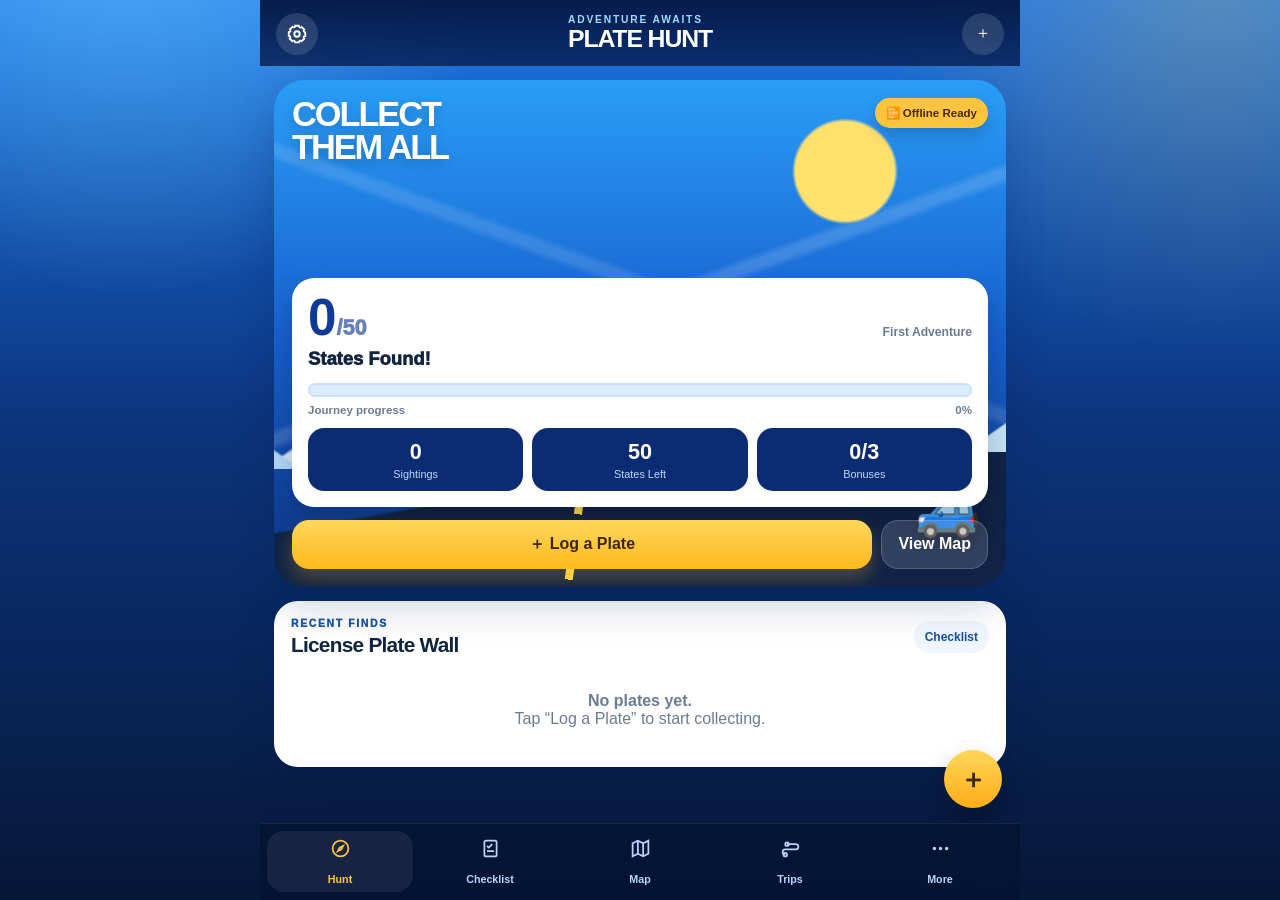
<file: index.html>
<!doctype html>
<html lang="en">
<head>
<meta charset="utf-8">
<meta name="viewport" content="width=device-width,initial-scale=1,viewport-fit=cover,user-scalable=no">
<meta name="theme-color" content="#071b45">
<meta name="apple-mobile-web-app-capable" content="yes">
<meta name="apple-mobile-web-app-status-bar-style" content="black-translucent">
<meta name="apple-mobile-web-app-title" content="Plate Hunt">
<link rel="apple-touch-icon" href="./icon-192.png">
<link rel="manifest" href="./manifest.webmanifest">
<title>Plate Hunt</title>
<style>
:root{
  --navy:#071b45;--navy2:#0d347e;--blue:#1778f2;--sky:#7bd9ff;--teal:#12bfa3;
  --green:#20b96e;--green2:#dff8e9;--gold:#ffc43d;--orange:#ff8a2a;--red:#e44848;
  --paper:#fff;--ink:#10233f;--muted:#6a7c93;--line:#d8e6f7;--mist:#eff6ff;
  --shadow:0 18px 40px rgba(5,24,68,.20);--radius:24px;
}
*{box-sizing:border-box}
html{background:var(--navy);min-height:100%}
body{
  margin:0;min-height:100%;color:var(--ink);
  font-family:-apple-system,BlinkMacSystemFont,"SF Pro Display","Segoe UI",sans-serif;
  background:
    radial-gradient(circle at 10% -10%,rgba(123,217,255,.52),transparent 24rem),
    radial-gradient(circle at 95% 0%,rgba(255,196,61,.25),transparent 22rem),
    linear-gradient(180deg,#1d78ea 0,#0c357e 46%,#061737 100%);
}
button,input{font:inherit}
button{cursor:pointer;-webkit-tap-highlight-color:transparent}
button:focus-visible,input:focus-visible{outline:3px solid rgba(255,196,61,.45);outline-offset:2px}
.app{width:min(100%,760px);margin:auto;min-height:100vh;padding-bottom:92px}
.topbar{
  position:sticky;top:0;z-index:30;display:flex;align-items:center;justify-content:space-between;
  min-height:calc(66px + env(safe-area-inset-top));
  padding:calc(12px + env(safe-area-inset-top)) 16px 10px;
  color:#fff;background:linear-gradient(180deg,rgba(5,24,68,.96),rgba(8,37,94,.88));
  backdrop-filter:blur(18px);border-bottom:1px solid rgba(255,255,255,.08)
}
.brand small{display:block;color:#9edcff;font-size:.64rem;font-weight:900;letter-spacing:.18em}
.brand strong{display:block;font-size:1.55rem;letter-spacing:-.045em;text-transform:uppercase}
.round-btn{width:42px;height:42px;border:0;border-radius:50%;display:grid;place-items:center;background:rgba(255,255,255,.13);color:#fff}
.round-btn svg{width:22px;height:22px}
main{padding:14px}
.view{display:none}.view.active{display:block;animation:enter .18s ease-out}
@keyframes enter{from{opacity:.55;transform:translateY(4px)}}
.hero{
  overflow:hidden;position:relative;border-radius:30px;padding:18px;
  background:linear-gradient(180deg,#2a9df6 0,#1761cf 50%,#0c327f 100%);
  color:#fff;box-shadow:var(--shadow);margin-bottom:14px
}
.hero:before{
  content:"";position:absolute;inset:0;
  background:
    radial-gradient(circle at 78% 18%,#ffe16e 0 7%,transparent 7.5%),
    linear-gradient(160deg,transparent 0 45%,rgba(255,255,255,.15) 46% 47%,transparent 48%),
    linear-gradient(20deg,transparent 0 55%,rgba(255,255,255,.12) 56% 57%,transparent 58%);
  pointer-events:none
}
.mountain{
  position:absolute;left:-5%;right:-5%;bottom:118px;height:94px;opacity:.9;
  background:
    linear-gradient(145deg,transparent 0 42%,#d8f2ff 43% 54%,transparent 55%) 0 0/40% 100%,
    linear-gradient(215deg,transparent 0 44%,#bfe6ff 45% 58%,transparent 59%) 30% 0/42% 100%,
    linear-gradient(145deg,transparent 0 44%,#e7f7ff 45% 60%,transparent 61%) 62% 0/42% 100%;
}
.road{
  position:absolute;left:-10%;right:-10%;bottom:0;height:135px;
  background:linear-gradient(170deg,transparent 0 32%,#102346 33% 100%);
}
.road:after{
  content:"";position:absolute;left:42%;top:38%;width:8px;height:78px;
  background:repeating-linear-gradient(180deg,#ffd64f 0 11px,transparent 11px 22px);transform:rotate(8deg)
}
.car{position:absolute;right:25px;bottom:47px;font-size:3.3rem;filter:drop-shadow(0 10px 9px rgba(0,0,0,.35));z-index:2}
.hero-head{position:relative;z-index:3;display:flex;justify-content:space-between;gap:12px;align-items:flex-start}
.hero h1{margin:0;font-size:2.15rem;line-height:.95;letter-spacing:-.06em;text-transform:uppercase;text-shadow:0 4px 12px rgba(0,0,0,.18)}
.tag{display:inline-flex;align-items:center;gap:6px;border-radius:999px;padding:8px 11px;background:var(--gold);color:#442900;font-weight:900;font-size:.72rem;box-shadow:0 8px 15px rgba(0,0,0,.16)}
.progress-card{
  position:relative;z-index:3;margin-top:115px;padding:16px;border-radius:22px;background:#fff;color:var(--ink);
  box-shadow:0 14px 28px rgba(0,0,0,.18)
}
.progress-top{display:flex;justify-content:space-between;gap:14px;align-items:center}
.count{font-size:3.2rem;font-weight:1000;color:#103a98;line-height:.95}.count span{font-size:1.35rem;color:#6681b9}
.progress-label{font-size:1.15rem;font-weight:950;margin-top:5px}
.trip-name{max-width:145px;text-align:right;color:var(--muted);font-size:.76rem;font-weight:800}
.track{height:14px;margin-top:13px;background:#dcecff;border-radius:999px;overflow:hidden;border:2px solid #c9e0ff}
.fill{height:100%;width:0;background:linear-gradient(90deg,var(--teal),#35d78e,#56b5ff);border-radius:inherit;transition:width .35s ease}
.stats{display:grid;grid-template-columns:repeat(3,1fr);gap:9px;margin-top:12px}
.stat{padding:11px 8px;border-radius:16px;background:#0b2c73;color:#fff;text-align:center}
.stat strong{display:block;font-size:1.35rem}.stat span{display:block;color:#bdd7ff;font-size:.68rem;margin-top:3px}
.action-row{position:relative;z-index:3;display:flex;gap:9px;margin-top:13px}
.primary,.secondary,.danger,.text-btn,.chip,.nav-btn,.state-row,.map-cell,.trip-card,.bonus-card,.achievement{
  border:0;border-radius:17px;font-weight:900
}
.primary{flex:1;padding:14px 16px;background:linear-gradient(180deg,#ffd75c,#ffb91d);color:#3d2500;box-shadow:0 10px 18px rgba(255,185,29,.25)}
.secondary{padding:14px 16px;background:rgba(255,255,255,.14);color:#fff;border:1px solid rgba(255,255,255,.17)}
.card{background:var(--paper);border-radius:var(--radius);padding:17px;margin-bottom:14px;box-shadow:var(--shadow)}
.section-head{display:flex;align-items:center;justify-content:space-between;gap:12px;margin-bottom:13px}
.kicker{margin:0 0 4px;color:#1453aa;font-size:.65rem;font-weight:1000;letter-spacing:.16em}
.section-head h2{margin:0;font-size:1.3rem;letter-spacing:-.035em}
.text-btn{padding:9px 11px;background:var(--mist);color:#1551a6;font-size:.75rem}
.plate-wall{display:grid;grid-template-columns:repeat(2,minmax(0,1fr));gap:9px}
.plate{
  position:relative;overflow:hidden;min-height:83px;padding:15px 10px 10px;border-radius:15px;
  background:linear-gradient(180deg,#fff,#edf7ff);border:3px solid #153b79;box-shadow:inset 0 0 0 2px #fff
}
.plate:before,.plate:after{content:"";position:absolute;top:7px;width:6px;height:6px;border-radius:50%;background:#7589a3}
.plate:before{left:8px}.plate:after{right:8px}
.plate small{display:block;text-align:center;color:#d85a28;font-size:.62rem;font-weight:900;text-transform:uppercase}
.plate strong{display:block;text-align:center;font-size:1.05rem;letter-spacing:.05em;margin-top:6px;white-space:nowrap;overflow:hidden;text-overflow:ellipsis}
.plate b{position:absolute;right:7px;bottom:5px;padding:4px 7px;border-radius:999px;background:var(--gold);font-size:.65rem}
.empty{grid-column:1/-1;text-align:center;padding:22px;color:var(--muted)}
.search{display:flex;align-items:center;gap:9px;background:var(--mist);border:1px solid var(--line);padding:0 12px;border-radius:15px;min-height:47px}
.search input{flex:1;border:0;outline:0;background:transparent;color:var(--ink)}
.filters{display:flex;gap:7px;overflow:auto;padding:11px 0 2px}
.chip{padding:8px 12px;background:var(--mist);color:#58749f;white-space:nowrap}
.chip.active{background:var(--navy2);color:#fff}
.checklist{display:grid;gap:8px}
.state-row{
  width:100%;display:flex;align-items:center;gap:11px;text-align:left;padding:11px;
  background:#f7fbff;border:1px solid var(--line);color:var(--ink)
}
.state-row.found{background:var(--green2);border-color:#9fe1bd}
.check{
  width:27px;height:27px;border-radius:50%;border:2px solid #b7c8df;background:#fff;display:grid;place-items:center;color:transparent;font-weight:1000
}
.state-row.found .check{background:var(--green);border-color:#11874e;color:#fff}
.state-code{width:48px;height:32px;border:3px solid #173b76;border-radius:8px;background:#fff;display:grid;place-items:center;color:#12356c;font-size:.76rem}
.state-copy{flex:1;min-width:0}.state-copy strong{display:block}.state-copy span{display:block;color:var(--muted);font-size:.71rem;margin-top:3px}
.tabs{display:flex;gap:7px;background:var(--mist);padding:6px;border-radius:16px;margin-bottom:13px}
.tab{flex:1;border:0;border-radius:12px;padding:10px;background:transparent;color:#5e779c;font-weight:900}
.tab.active{background:var(--navy2);color:#fff}
.map-scroll{overflow:auto;padding-bottom:4px}
.map-grid{display:grid;grid-template-columns:repeat(12,minmax(54px,1fr));gap:7px;min-width:730px}
.map-cell{
  min-height:56px;padding:5px;background:#e8f1ff;border:2px solid #cfe0f5;color:#173b70;
  display:flex;flex-direction:column;align-items:center;justify-content:center
}
.map-cell.blank{visibility:hidden;pointer-events:none}
.map-cell.found{background:linear-gradient(180deg,#32cb82,#19a960);border-color:#0e8a4f;color:#fff;box-shadow:0 0 0 3px rgba(50,203,130,.16)}
.map-cell em{font-style:normal;font-size:.56rem;margin-top:3px;opacity:.78;text-align:center}
.bonus-grid{display:grid;grid-template-columns:repeat(3,1fr);gap:8px;margin-top:12px}
.bonus-card{padding:11px;background:#f5faff;border:2px dashed #bdd3ef;text-align:left;color:var(--ink)}
.bonus-card.found{background:var(--green2);border-style:solid;border-color:#9fe1bd}
.bonus-card strong{display:block;font-size:.82rem}.bonus-card span{display:block;color:var(--muted);font-size:.67rem;margin-top:5px}
.trip-list,.settings-list,.achievement-grid{display:grid;gap:9px}
.trip-card{padding:13px;background:#f6faff;border:1px solid var(--line);text-align:left;color:var(--ink)}
.trip-card.active{border-color:var(--gold);box-shadow:inset 0 0 0 1px var(--gold)}
.trip-card strong{display:block}.trip-card span{display:block;color:var(--muted);font-size:.72rem;margin-top:4px}
.trip-actions{display:flex;gap:8px;margin-top:10px}
.trip-actions button{flex:1;border:0;border-radius:12px;padding:9px;font-weight:900}
.trip-actions .resume{background:var(--navy2);color:#fff}.trip-actions .report{background:var(--mist);color:#1551a6}
.achievement-grid{grid-template-columns:repeat(2,1fr)}
.achievement{padding:14px;text-align:center;background:#f5f7fb;border:1px solid var(--line);color:#8a98a9}
.achievement.earned{background:linear-gradient(180deg,#fff7c6,#ffe48a);color:#705300;border-color:#f0c94c}
.achievement .icon{font-size:1.7rem}.achievement strong{display:block;margin-top:7px}.achievement span{display:block;font-size:.68rem;margin-top:4px}
.setting{display:flex;align-items:center;justify-content:space-between;gap:12px;padding:12px;border-radius:16px;background:#f5faff;border:1px solid var(--line)}
.setting strong{display:block}.setting p{margin:4px 0 0;color:var(--muted);font-size:.72rem}
.toggle{width:50px;height:29px;border-radius:999px;border:0;background:#b8c7da;padding:3px;transition:.2s}
.toggle:after{content:"";display:block;width:23px;height:23px;border-radius:50%;background:#fff;transition:.2s;box-shadow:0 2px 5px rgba(0,0,0,.2)}
.toggle.on{background:var(--blue)}.toggle.on:after{transform:translateX(21px)}
.full-btn{width:100%;border:0;border-radius:15px;padding:12px;font-weight:900;background:var(--mist);color:#1453aa}
.full-btn.danger{background:#fff0f0;color:#c93131}
.install-box{padding:14px;border-radius:18px;background:linear-gradient(180deg,#0d347e,#071b45);color:#fff}
.install-box ol{margin:10px 0 0;padding-left:20px;color:#d7e8ff;font-size:.82rem;line-height:1.6}
.bottom-nav{
  position:fixed;left:50%;bottom:0;z-index:35;transform:translateX(-50%);width:min(100%,760px);
  display:grid;grid-template-columns:repeat(5,1fr);gap:4px;
  padding:7px 7px max(8px,env(safe-area-inset-bottom));
  background:rgba(5,20,52,.96);backdrop-filter:blur(18px);border-top:1px solid rgba(255,255,255,.08)
}
.nav-btn{min-height:61px;background:transparent;color:#b9d3ff;display:grid;place-items:center;gap:3px;font-size:.67rem}
.nav-btn svg{width:21px;height:21px}.nav-btn.active{color:var(--gold);background:rgba(255,255,255,.07)}
.fab{
  position:fixed;right:max(18px,calc((100vw - 760px)/2 + 18px));bottom:92px;z-index:34;
  width:58px;height:58px;border:0;border-radius:50%;background:linear-gradient(180deg,#ffd65a,#ffad16);
  color:#3b2400;font-size:1.65rem;font-weight:1000;box-shadow:0 12px 24px rgba(0,0,0,.28)
}
.sheet{
  border:0;padding:0;width:min(100%,760px);max-width:none;margin:auto 0 0;
  border-radius:26px 26px 0 0;background:#fff;color:var(--ink);max-height:86vh;overflow:hidden
}
.sheet::backdrop{background:rgba(3,13,34,.68);backdrop-filter:blur(3px)}
.sheet-inner{padding:12px 15px calc(18px + env(safe-area-inset-bottom));max-height:86vh;overflow:auto}
.handle{width:44px;height:5px;border-radius:999px;background:#ccd7e5;margin:0 auto 11px}
.sheet-head{display:flex;justify-content:space-between;gap:10px;align-items:center;margin-bottom:12px}.sheet-head h3{margin:0;font-size:1.25rem}
.close{width:36px;height:36px;border:0;border-radius:50%;background:var(--mist);color:#254d80;font-weight:900}
.quick-list{display:grid;grid-template-columns:repeat(2,1fr);gap:8px;margin-top:11px}
.quick-item{border:1px solid var(--line);border-radius:15px;background:#f7fbff;padding:10px;text-align:left;color:var(--ink)}
.quick-item.found{background:var(--green2);border-color:#9fe1bd}
.quick-item strong{display:block}.quick-item span{display:block;color:var(--muted);font-size:.68rem;margin-top:3px}
.detail-actions{display:grid;gap:8px;margin-top:12px}.detail-actions button{border:0;border-radius:14px;padding:12px;font-weight:900}
.detail-actions .again{background:var(--navy2);color:#fff}.detail-actions .remove{background:#fff0f0;color:#bd3030}
.toast{
  position:fixed;left:50%;bottom:95px;z-index:60;transform:translate(-50%,18px);
  width:min(calc(100% - 30px),500px);padding:13px;border-radius:16px;background:#071b45;color:#fff;
  text-align:center;font-weight:900;opacity:0;pointer-events:none;transition:.2s;box-shadow:var(--shadow)
}
.toast.show{opacity:1;transform:translate(-50%,0)}
.celebrate{
  position:fixed;inset:0;z-index:70;display:none;place-items:center;background:rgba(5,20,52,.76);backdrop-filter:blur(8px)
}
.celebrate.show{display:grid}
.celebrate-card{width:min(calc(100% - 36px),430px);padding:24px;border-radius:28px;background:#fff;text-align:center;box-shadow:var(--shadow)}
.celebrate-card .big{font-size:3.2rem}.celebrate-card h3{font-size:1.6rem;margin:8px 0 4px}.celebrate-card p{color:var(--muted)}
@media(min-width:620px){
  .plate-wall{grid-template-columns:repeat(3,1fr)}
  .quick-list{grid-template-columns:repeat(3,1fr)}
  .achievement-grid{grid-template-columns:repeat(3,1fr)}
}
</style>
</head>
<body>
<div class="app">
<header class="topbar">
  <button class="round-btn" aria-label="Settings" onclick="activeView='moreView';render()"><svg viewBox="0 0 24 24" fill="none" stroke="currentColor" stroke-width="2"><circle cx="12" cy="12" r="3"/><path d="M19.4 15a1.8 1.8 0 0 0 .4 2l.1.1-2.8 2.8-.1-.1a1.8 1.8 0 0 0-2-.4 1.8 1.8 0 0 0-1 1.6v.2h-4V21a1.8 1.8 0 0 0-1-1.6 1.8 1.8 0 0 0-2 .4l-.1.1-2.8-2.8.1-.1a1.8 1.8 0 0 0 .4-2A1.8 1.8 0 0 0 3 14H3v-4h.2a1.8 1.8 0 0 0 1.6-1 1.8 1.8 0 0 0-.4-2l-.1-.1 2.8-2.8.1.1a1.8 1.8 0 0 0 2 .4A1.8 1.8 0 0 0 10 3V3h4v.2a1.8 1.8 0 0 0 1 1.6 1.8 1.8 0 0 0 2-.4l.1-.1 2.8 2.8-.1.1a1.8 1.8 0 0 0-.4 2 1.8 1.8 0 0 0 1.6 1H21v4h-.2a1.8 1.8 0 0 0-1.4 1Z"/></svg></button>
  <div class="brand"><small>ADVENTURE AWAITS</small><strong>Plate Hunt</strong></div>
  <button class="round-btn" aria-label="Log a plate" onclick="document.getElementById('logSheet').showModal()">＋</button>
</header>
<main>
<section id="homeView" class="view active">
  <div class="hero">
    <div class="mountain"></div><div class="road"></div><div class="car">🚙</div>
    <div class="hero-head"><div><h1>Collect<br>Them All</h1></div><span class="tag">📴 Offline Ready</span></div>
    <div class="progress-card">
      <div class="progress-top"><div><div class="count"><b id="homeCount">0</b><span>/50</span></div><div class="progress-label">States Found!</div></div><div class="trip-name" id="homeTrip">First Adventure</div></div>
      <div class="track"><div class="fill" id="homeFill"></div></div>
      <div style="display:flex;justify-content:space-between;margin-top:7px;color:var(--muted);font-size:.72rem;font-weight:800"><span>Journey progress</span><strong id="homePct">0%</strong></div>
      <div class="stats">
        <article class="stat"><strong id="statTotal">0</strong><span>Sightings</span></article>
        <article class="stat"><strong id="statLeft">50</strong><span>States Left</span></article>
        <article class="stat"><strong id="statBonus">0/3</strong><span>Bonuses</span></article>
      </div>
    </div>
    <div class="action-row"><button class="primary" id="heroLog">＋ Log a Plate</button><button class="secondary" onclick="activeView='mapView';render()">View Map</button></div>
  </div>
  <div class="card">
    <div class="section-head"><div><p class="kicker">RECENT FINDS</p><h2>License Plate Wall</h2></div><button class="text-btn" onclick="activeView='checkView';render()">Checklist</button></div>
    <div class="plate-wall" id="plateWall"></div>
  </div>
</section>

<section id="checkView" class="view">
  <div class="card">
    <div class="section-head"><div><p class="kicker">CHECK-OFF MODE</p><h2>Plate Checklist</h2></div></div>
    <div class="tabs"><button class="tab active" id="statesTab">U.S. States</button><button class="tab" id="bonusTab">Bonus Plates</button></div>
    <div class="checklist" id="stateChecklist"></div><div class="checklist" id="bonusChecklist"></div>
  </div>
</section>

<section id="mapView" class="view">
  <div class="card">
    <div class="section-head"><div><p class="kicker">VISUAL TRACKER</p><h2>Your U.S. Map</h2></div></div>
    <p style="color:var(--muted);font-size:.8rem;margin-top:-3px">Tap a state to log it. Found states turn green.</p>
    <div class="map-scroll"><div class="map-grid" id="mapGrid"></div></div>
    <div class="section-head" style="margin-top:16px"><div><p class="kicker">BONUS DESTINATIONS</p><h2>Extra Finds</h2></div></div>
    <div class="bonus-grid" id="bonusMap"></div>
  </div>
</section>

<section id="tripsView" class="view">
  <div class="card">
    <div class="section-head"><div><p class="kicker">YOUR ADVENTURES</p><h2>Trips</h2></div><button class="text-btn" id="newTrip">New Trip</button></div>
    <div class="trip-list" id="tripList"></div>
  </div>
</section>

<section id="moreView" class="view">
  <div class="card">
    <div class="section-head"><div><p class="kicker">ACHIEVEMENTS</p><h2>Adventure Badges</h2></div></div>
    <div class="achievement-grid" id="achievements"></div>
  </div>
  <div class="card">
    <div class="section-head"><div><p class="kicker">APP SETTINGS</p><h2>Controls & Backup</h2></div></div>
    <div class="settings-list">
      <div class="setting"><div><strong>Sound</strong><p>Play a quick confirmation tone.</p></div><button class="toggle on" id="soundToggle" aria-label="Toggle sound"></button></div>
      <div class="setting"><div><strong>Haptics</strong><p>Vibrate briefly after a find.</p></div><button class="toggle on" id="hapticToggle" aria-label="Toggle haptics"></button></div>
      <button class="full-btn" id="exportBtn">Export Backup</button>
      <label class="full-btn" style="display:block;text-align:center">Import Backup<input id="importInput" type="file" accept="application/json" hidden></label>
      <button class="full-btn danger" id="resetBtn">Reset Active Trip</button>
    </div>
  </div>
  <div class="card">
    <div class="install-box"><strong>Install on iPhone</strong><ol><li>Open this site in Safari.</li><li>Tap the Share button.</li><li>Choose “Add to Home Screen.”</li><li>Tap Add.</li></ol></div>
  </div>
</section>
</main>

<button class="fab" id="openLog" aria-label="Log a plate">＋</button>
<nav class="bottom-nav">
  <button class="nav-btn active" data-view="homeView"><svg viewBox="0 0 24 24" fill="none" stroke="currentColor" stroke-width="2"><circle cx="12" cy="12" r="9"/><path d="m15 9-2 4-4 2 2-4 4-2Z"/></svg><span>Hunt</span></button>
  <button class="nav-btn" data-view="checkView"><svg viewBox="0 0 24 24" fill="none" stroke="currentColor" stroke-width="2"><rect x="5" y="3" width="14" height="18" rx="2"/><path d="m8 9 2 2 4-4M8 15h8"/></svg><span>Checklist</span></button>
  <button class="nav-btn" data-view="mapView"><svg viewBox="0 0 24 24" fill="none" stroke="currentColor" stroke-width="2"><path d="m3 6 6-3 6 3 6-3v15l-6 3-6-3-6 3V6Z"/><path d="M9 3v15M15 6v15"/></svg><span>Map</span></button>
  <button class="nav-btn" data-view="tripsView"><svg viewBox="0 0 24 24" fill="none" stroke="currentColor" stroke-width="2"><path d="M6 19c-2 0-3-1.5-3-3s1-3 3-3h12c2 0 3-1.5 3-3s-1-3-3-3H8"/><circle cx="6" cy="19" r="2"/><circle cx="8" cy="7" r="2"/></svg><span>Trips</span></button>
  <button class="nav-btn" data-view="moreView"><svg viewBox="0 0 24 24" fill="none" stroke="currentColor" stroke-width="2"><circle cx="5" cy="12" r="1"/><circle cx="12" cy="12" r="1"/><circle cx="19" cy="12" r="1"/></svg><span>More</span></button>
</nav>
</div>

<dialog class="sheet" id="logSheet">
  <div class="sheet-inner"><div class="handle"></div>
    <div class="sheet-head"><div><p class="kicker">FAST ENTRY</p><h3>Log a Plate</h3></div><button class="close" id="closeLog">✕</button></div>
    <label class="search">🔎<input id="quickSearch" type="search" placeholder="Search state, bonus, or code"></label>
    <div class="filters"><button class="chip active" data-filter="all">All</button><button class="chip" data-filter="missing">Missing</button><button class="chip" data-filter="found">Found</button><button class="chip" data-filter="bonus">Bonus</button></div>
    <div class="quick-list" id="quickList"></div>
  </div>
</dialog>

<dialog class="sheet" id="detailSheet">
  <div class="sheet-inner"><div class="handle"></div>
    <div class="sheet-head"><div><p class="kicker">PLATE DETAILS</p><h3 id="detailTitle">State</h3></div><button class="close" id="detailClose">✕</button></div>
    <p id="detailText" style="color:var(--muted)"></p>
    <div class="detail-actions"><button class="again" id="detailAgain">Log Another Sighting</button><button class="remove" id="detailRemove">Remove Latest Sighting</button></div>
  </div>
</dialog>

<div class="celebrate" id="celebrate"><div class="celebrate-card"><div class="big">🎉</div><h3>New Plate Found!</h3><p id="celebrateName">Florida</p><button class="primary" style="width:100%" id="celebrateClose">Keep Hunting</button></div></div>
<div class="toast" id="toast"></div>
<script>
const STATES=[["AL","Alabama"],["AK","Alaska"],["AZ","Arizona"],["AR","Arkansas"],["CA","California"],["CO","Colorado"],["CT","Connecticut"],["DE","Delaware"],["FL","Florida"],["GA","Georgia"],["HI","Hawaii"],["ID","Idaho"],["IL","Illinois"],["IN","Indiana"],["IA","Iowa"],["KS","Kansas"],["KY","Kentucky"],["LA","Louisiana"],["ME","Maine"],["MD","Maryland"],["MA","Massachusetts"],["MI","Michigan"],["MN","Minnesota"],["MS","Mississippi"],["MO","Missouri"],["MT","Montana"],["NE","Nebraska"],["NV","Nevada"],["NH","New Hampshire"],["NJ","New Jersey"],["NM","New Mexico"],["NY","New York"],["NC","North Carolina"],["ND","North Dakota"],["OH","Ohio"],["OK","Oklahoma"],["OR","Oregon"],["PA","Pennsylvania"],["RI","Rhode Island"],["SC","South Carolina"],["SD","South Dakota"],["TN","Tennessee"],["TX","Texas"],["UT","Utah"],["VT","Vermont"],["VA","Virginia"],["WA","Washington"],["WV","West Virginia"],["WI","Wisconsin"],["WY","Wyoming"]];
const BONUSES=[["ON","Ontario"],["PR","Puerto Rico"],["VI","U.S. Virgin Islands"]];
const ALL=[...STATES,...BONUSES],STATE_CODES=new Set(STATES.map(x=>x[0])),BONUS_CODES=new Set(BONUSES.map(x=>x[0]));
const MAP=[
[null,null,null,null,"WA","MT","ND","MN","WI","MI","VT","ME"],
[null,null,null,"OR","ID","WY","SD","IA","IL","IN","NY","NH"],
[null,null,"CA","NV","UT","CO","NE","MO","KY","OH","PA","NJ"],
["AK",null,"AZ","NM","KS","AR","TN","WV","VA","MD","DE","CT"],
[null,null,null,null,"OK","LA","MS","AL","NC","SC",null,"RI"],
[null,null,null,"HI","TX",null,null,"GA",null,"FL",null,null]
];
const KEY="plateHuntCleanV1";
const defaultData={activeTripId:null,trips:[],sightings:[],settings:{sound:true,haptics:true},version:1};
let data=load(),activeView="homeView",checkMode="states",quickFilter="all",quickSearch="",detailCode=null;
const $=id=>document.getElementById(id);
function uid(){return Date.now().toString(36)+"-"+Math.random().toString(36).slice(2,8)}
function nameOf(code){return ALL.find(x=>x[0]===code)?.[1]||code}
function load(){
  try{
    const saved=JSON.parse(localStorage.getItem(KEY));
    if(saved&&Array.isArray(saved.trips)&&Array.isArray(saved.sightings))return {...structuredClone(defaultData),...saved,settings:{...defaultData.settings,...(saved.settings||{})}};
  }catch{}
  const first={id:uid(),name:"First Adventure",startedAt:new Date().toISOString(),status:"active"};
  return {...structuredClone(defaultData),activeTripId:first.id,trips:[first]};
}
function save(){localStorage.setItem(KEY,JSON.stringify(data))}
function trip(){return data.trips.find(t=>t.id===data.activeTripId)||data.trips[0]}
function sightings(tripId=trip()?.id){return data.sightings.filter(s=>s.tripId===tripId)}
function counts(tripId=trip()?.id){return sightings(tripId).reduce((a,s)=>(a[s.code]=(a[s.code]||0)+1,a),{})}
function unique(set,tripId=trip()?.id){const c=counts(tripId);return [...set].filter(x=>c[x]).length}
function fmt(v){return new Intl.DateTimeFormat(undefined,{month:"short",day:"numeric",year:"numeric"}).format(new Date(v))}
function escapeHtml(v=""){return String(v).replace(/[&<>"']/g,c=>({"&":"&amp;","<":"&lt;",">":"&gt;",'"':"&quot;","'":"&#39;"}[c]))}
function toast(msg){const t=$("toast");t.textContent=msg;t.classList.add("show");clearTimeout(toast.timer);toast.timer=setTimeout(()=>t.classList.remove("show"),1900)}
function feedback(){
  if(data.settings.haptics&&navigator.vibrate)navigator.vibrate(35);
  if(data.settings.sound){
    try{
      const ctx=new (window.AudioContext||window.webkitAudioContext)(),o=ctx.createOscillator(),g=ctx.createGain();
      o.connect(g);g.connect(ctx.destination);o.frequency.value=660;g.gain.setValueAtTime(.06,ctx.currentTime);g.gain.exponentialRampToValueAtTime(.001,ctx.currentTime+.13);o.start();o.stop(ctx.currentTime+.13);
    }catch{}
  }
}
function render(){
  renderHome();renderChecklist();renderMap();renderTrips();renderMore();renderQuick();
  document.querySelectorAll(".view").forEach(v=>v.classList.toggle("active",v.id===activeView));
  document.querySelectorAll(".nav-btn").forEach(b=>b.classList.toggle("active",b.dataset.view===activeView));
}
function renderHome(){
  const c=counts(),stateCount=unique(STATE_CODES),bonusCount=unique(BONUS_CODES),total=sightings().length,pct=Math.round(stateCount/50*100);
  $("homeCount").textContent=stateCount;$("homePct").textContent=pct+"%";$("homeFill").style.width=pct+"%";
  $("homeTrip").textContent=trip()?.name||"No trip";$("statTotal").textContent=total;$("statLeft").textContent=50-stateCount;$("statBonus").textContent=bonusCount+"/3";
  const rec=[...sightings()].sort((a,b)=>b.time.localeCompare(a.time)).slice(0,6);
  $("plateWall").innerHTML=rec.length?rec.map(s=>`<div class="plate"><small>${escapeHtml(nameOf(s.code))}</small><strong>${escapeHtml(nameOf(s.code).toUpperCase())}</strong><b>${s.code}</b></div>`).join(""):`<div class="empty"><strong>No plates yet.</strong><br>Tap “Log a Plate” to start collecting.</div>`;
}
function renderChecklist(){
  const c=counts();
  $("stateChecklist").innerHTML=STATES.map(([code,name])=>stateRow(code,name,!!c[code])).join("");
  $("bonusChecklist").innerHTML=BONUSES.map(([code,name])=>stateRow(code,name,!!c[code])).join("");
  $("stateChecklist").style.display=checkMode==="states"?"grid":"none";$("bonusChecklist").style.display=checkMode==="bonus"?"grid":"none";
  $("statesTab").classList.toggle("active",checkMode==="states");$("bonusTab").classList.toggle("active",checkMode==="bonus");
  document.querySelectorAll(".state-row").forEach(b=>b.onclick=()=>handleRegionTap(b.dataset.code));
}
function stateRow(code,name,found){
  const count=counts()[code]||0;
  return `<button class="state-row ${found?"found":""}" data-code="${code}"><span class="check">${found?"✓":""}</span><span class="state-code">${code}</span><span class="state-copy"><strong>${escapeHtml(name)}</strong><span>${found?count+" sighting"+(count===1?"":"s"):"Tap when spotted"}</span></span></button>`;
}
function renderMap(){
  const c=counts();
  $("mapGrid").innerHTML=MAP.flat().map(code=>code?`<button class="map-cell ${c[code]?"found":""}" data-code="${code}"><strong>${code}</strong><em>${escapeHtml(nameOf(code))}</em></button>`:`<div class="map-cell blank"></div>`).join("");
  $("bonusMap").innerHTML=BONUSES.map(([code,name])=>`<button class="bonus-card ${c[code]?"found":""}" data-code="${code}"><strong>${escapeHtml(name)}</strong><span>${c[code]?"Found":"Missing"} • ${code}</span></button>`).join("");
  document.querySelectorAll(".map-cell[data-code],.bonus-card[data-code]").forEach(b=>b.onclick=()=>handleRegionTap(b.dataset.code));
}
function renderTrips(){
  $("tripList").innerHTML=data.trips.map(t=>{
    const sc=unique(STATE_CODES,t.id),bc=unique(BONUS_CODES,t.id),tot=sightings(t.id).length;
    return `<article class="trip-card ${t.id===data.activeTripId?"active":""}"><strong>${escapeHtml(t.name)}</strong><span>${fmt(t.startedAt)} • ${sc}/50 states • ${bc}/3 bonuses • ${tot} sightings</span><div class="trip-actions"><button class="report" data-report="${t.id}">Report</button>${t.id!==data.activeTripId?`<button class="resume" data-resume="${t.id}">Resume</button>`:""}</div></article>`;
  }).join("");
  document.querySelectorAll("[data-resume]").forEach(b=>b.onclick=()=>{data.activeTripId=b.dataset.resume;save();render();toast("Trip resumed")});
  document.querySelectorAll("[data-report]").forEach(b=>b.onclick=()=>showReport(b.dataset.report));
}
function renderMore(){
  const sc=unique(STATE_CODES),bc=unique(BONUS_CODES),tot=sightings().length;
  const badges=[
    ["🚗","First Find","Log your first plate",tot>=1],
    ["🧭","Explorer","Find 10 states",sc>=10],
    ["🛣️","Road Warrior","Find 25 states",sc>=25],
    ["👑","State Master","Find all 50 states",sc>=50],
    ["⭐","Bonus Hunter","Find all 3 bonuses",bc>=3],
    ["🏆","Century Club","Log 100 sightings",tot>=100]
  ];
  $("achievements").innerHTML=badges.map(x=>`<article class="achievement ${x[3]?"earned":""}"><div class="icon">${x[0]}</div><strong>${x[1]}</strong><span>${x[2]}</span></article>`).join("");
  $("soundToggle").classList.toggle("on",data.settings.sound);$("hapticToggle").classList.toggle("on",data.settings.haptics);
}
function renderQuick(){
  const c=counts(),q=quickSearch.toLowerCase().trim();
  const list=ALL.filter(([code,name])=>{
    const found=!!c[code],bonus=BONUS_CODES.has(code);
    return (!q||code.toLowerCase().includes(q)||name.toLowerCase().includes(q))&&(quickFilter==="all"||(quickFilter==="found"&&found)||(quickFilter==="missing"&&!found)||(quickFilter==="bonus"&&bonus));
  });
  $("quickList").innerHTML=list.map(([code,name])=>`<button class="quick-item ${c[code]?"found":""}" data-code="${code}"><strong>${code} — ${escapeHtml(name)}</strong><span>${c[code]?c[code]+" logged":"Tap to log"}${BONUS_CODES.has(code)?" • Bonus":""}</span></button>`).join("");
  document.querySelectorAll(".quick-item").forEach(b=>b.onclick=()=>addSighting(b.dataset.code,true));
}
function addSighting(code,closeSheet=false){
  const first=!counts()[code];
  data.sightings.push({id:uid(),tripId:trip().id,code,time:new Date().toISOString()});
  save();feedback();render();
  if(closeSheet)$("logSheet").close();
  if(first){$("celebrateName").textContent=nameOf(code);$("celebrate").classList.add("show")}else toast(nameOf(code)+" logged again");
}
function handleRegionTap(code){
  if(!counts()[code])return addSighting(code);
  detailCode=code;$("detailTitle").textContent=nameOf(code);$("detailText").textContent=(counts()[code]||0)+" sighting"+(counts()[code]===1?"":"s")+" on this trip.";$("detailSheet").showModal();
}
function removeLatest(){
  const found=[...sightings()].filter(s=>s.code===detailCode).sort((a,b)=>b.time.localeCompare(a.time));
  if(!found.length)return;
  data.sightings=data.sightings.filter(s=>s.id!==found[0].id);save();$("detailSheet").close();render();toast("Latest sighting removed");
}
function newTrip(){
  const value=prompt("Name this trip:","New Road Trip");
  if(!value)return;
  data.trips.forEach(t=>{if(t.status==="active")t.status="paused"});
  const t={id:uid(),name:value.trim()||"New Road Trip",startedAt:new Date().toISOString(),status:"active"};
  data.trips.unshift(t);data.activeTripId=t.id;save();render();toast("New trip started");
}
function showReport(id){
  const t=data.trips.find(x=>x.id===id),sc=unique(STATE_CODES,id),bc=unique(BONUS_CODES,id),tot=sightings(id).length;
  alert(`${t.name}\n\n${sc}/50 states\n${bc}/3 bonuses\n${tot} total sightings`);
}
function exportBackup(){
  const blob=new Blob([JSON.stringify(data,null,2)],{type:"application/json"}),a=document.createElement("a"),url=URL.createObjectURL(blob);
  a.href=url;a.download="plate-hunt-backup.json";a.click();URL.revokeObjectURL(url)
}
function importBackup(file){
  if(!file)return;
  const r=new FileReader();r.onload=()=>{try{const d=JSON.parse(r.result);if(!Array.isArray(d.trips)||!Array.isArray(d.sightings))throw 0;data={...structuredClone(defaultData),...d,settings:{...defaultData.settings,...(d.settings||{})}};save();render();toast("Backup restored")}catch{alert("That is not a valid Plate Hunt backup.")}};r.readAsText(file)
}
document.querySelectorAll(".nav-btn").forEach(b=>b.onclick=()=>{activeView=b.dataset.view;render();window.scrollTo({top:0,behavior:"smooth"})});
$("openLog").onclick=()=>$("logSheet").showModal();$("heroLog").onclick=()=>$("logSheet").showModal();$("closeLog").onclick=()=>$("logSheet").close();
$("quickSearch").oninput=e=>{quickSearch=e.target.value;renderQuick()};
document.querySelectorAll("[data-filter]").forEach(b=>b.onclick=()=>{quickFilter=b.dataset.filter;document.querySelectorAll("[data-filter]").forEach(x=>x.classList.toggle("active",x===b));renderQuick()});
$("statesTab").onclick=()=>{checkMode="states";renderChecklist()};$("bonusTab").onclick=()=>{checkMode="bonus";renderChecklist()};
$("detailAgain").onclick=()=>{addSighting(detailCode);$("detailSheet").close()};$("detailRemove").onclick=removeLatest;$("detailClose").onclick=()=>$("detailSheet").close();
$("celebrateClose").onclick=()=>$("celebrate").classList.remove("show");$("newTrip").onclick=newTrip;
$("soundToggle").onclick=()=>{data.settings.sound=!data.settings.sound;save();renderMore()};$("hapticToggle").onclick=()=>{data.settings.haptics=!data.settings.haptics;save();renderMore()};
$("exportBtn").onclick=exportBackup;$("importInput").onchange=e=>importBackup(e.target.files[0]);
$("resetBtn").onclick=()=>{if(confirm("Reset the active trip's sightings?")){data.sightings=data.sightings.filter(s=>s.tripId!==trip().id);save();render();toast("Active trip reset")}};
if("serviceWorker"in navigator)window.addEventListener("load",()=>navigator.serviceWorker.register("./sw.js").catch(()=>{}));
render();
</script>
</body>
</html>
</file>
